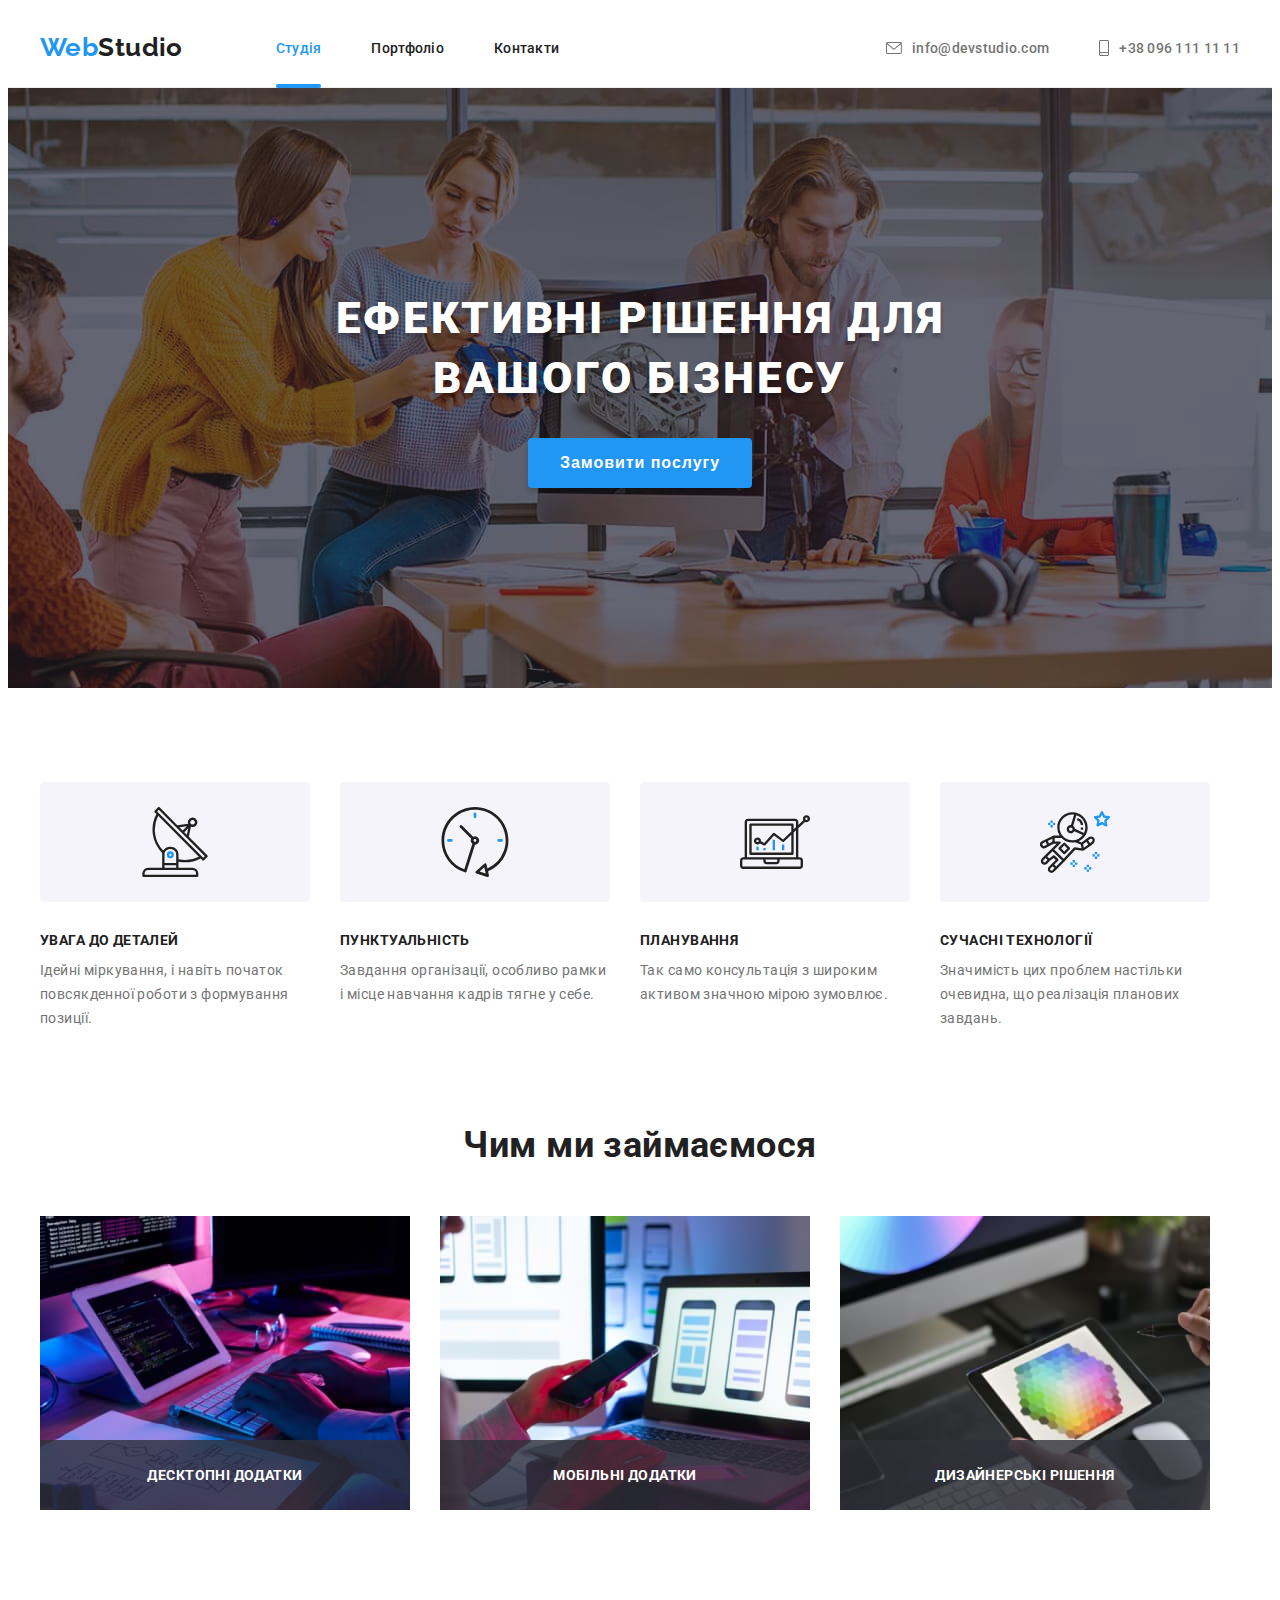
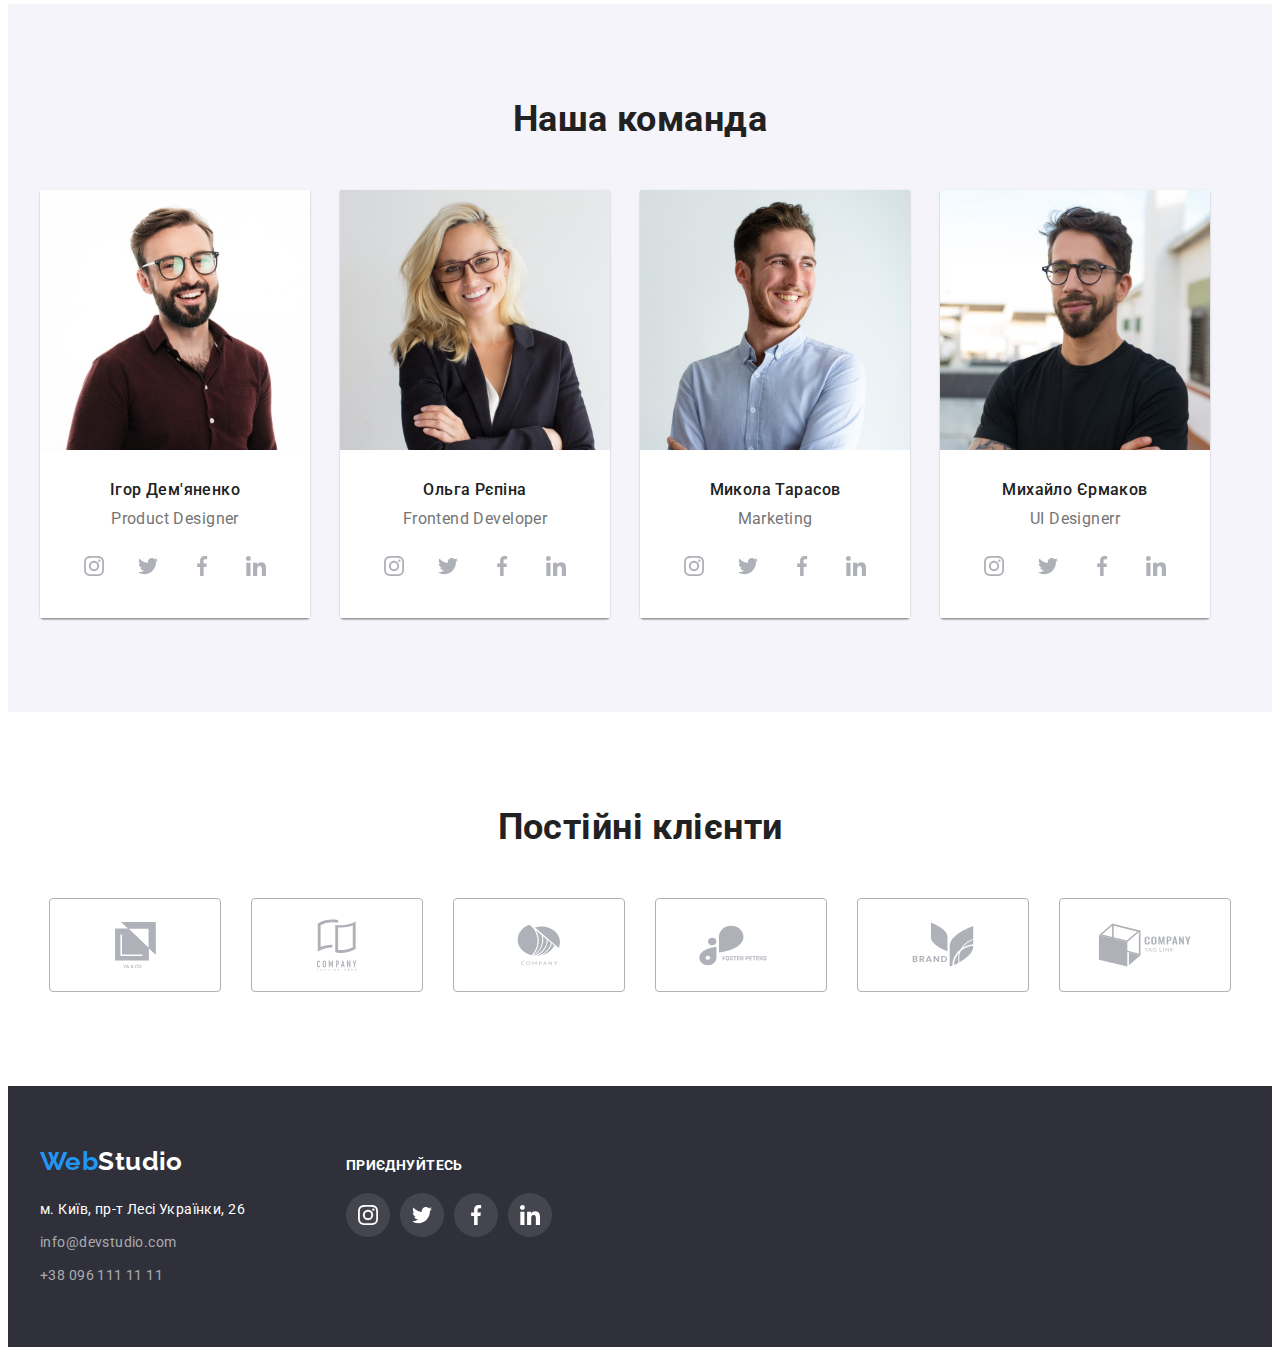
<file: index.html>
<!DOCTYPE html>
<html lang="uk">
  <head>
    <meta charset="UTF-8" />
    <meta http-equiv="X-UA-Compatible" content="IE=edge" />
    <meta name="viewport" content="width=device-width, initial-scale=1.0" />
    <title>Студія</title>
    <link
      href="https://fonts.googleapis.com/css2?family=Raleway:wght@700&family=Roboto:wght@400;500;700;900&display=swap"
      rel="stylesheet"
    />
    <link
      rel="stylesheet"
      href="https://cdnjs.cloudflare.com/ajax/libs/modern-normalize/1.1.0/modern-normalize.min.css"
      integrity="sha512-wpPYUAdjBVSE4KJnH1VR1HeZfpl1ub8YT/NKx4PuQ5NmX2tKuGu6U/JRp5y+Y8XG2tV+wKQpNHVUX03MfMFn9Q=="
      crossorigin="anonymous"
      referrerpolicy="no-referrer"
    />
    <link rel="stylesheet" href="css/style.css" />
  </head>
  <body>
    <header class="page-header">
      <div class="container">
        <div class="wrapper">
          <nav class="page-nav">
            <a href="#" class="logo"><span class="brand-color">Web</span>Studio</a>
            <ul class="site-nav">
              <li class="site-item"><a href="index.html" class="site-link active">Студія</a></li>
              <li class="site-item"><a href="portfolio.html" class="site-link">Портфоліо</a></li>
              <li class="site-item"><a href="#" class="site-link">Контакти</a></li>
            </ul>
          </nav>
          <ul class="contacts-nav">
            <li class="contacts-item">
              <a href="mailto:info@devstudio.com" class="contacts-link"
                ><svg class="header-link-icon" width="16" height="12">
                  <use href="./images/icons.svg#envelope"></use></svg
                >info@devstudio.com</a
              >
            </li>
            <li class="contacts-item">
              <a href="tel:+380961111111" class="contacts-link"
                ><svg class="header-link-icon" width="10" height="16">
                  <use href="images/icons.svg#smartphone"></use></svg
                >+38 096 111 11 11</a
              >
            </li>
          </ul>
        </div>
      </div>
    </header>
    <main>
      <section class="main">
        <div class="container">
          <h1 class="main-title">Ефективні рішення для вашого бізнесу</h1>
          <button type="button" class="main-btn" data-modal-open>Замовити послугу</button>
        </div>
      </section>
      <section class="section feature">
        <div class="container">
          <h2 class="visually-hidden">Наші сильні сторони</h2>
          <ul class="feature-list">
            <li class="feature-item">
              <div class="feature-wrapper">
                <svg class="link-icon" width="70" height="70">
                  <use href="images/icons.svg#antenna"></use>
                </svg>
              </div>
              <h3 class="feature-subtitle">УВАГА ДО ДЕТАЛЕЙ</h3>
              <p class="feature-descr">
                Ідейні міркування, і навіть початок повсякденної роботи з формування позиції.
              </p>
            </li>
            <li class="feature-item">
              <div class="feature-wrapper">
                <svg class="link-icon" width="70" height="70">
                  <use href="images/icons.svg#clock"></use>
                </svg>
              </div>
              <h3 class="feature-subtitle">ПУНКТУАЛЬНІСТЬ</h3>
              <p class="feature-descr">
                Завдання організації, особливо рамки і місце навчання кадрів тягне у себе.
              </p>
            </li>
            <li class="feature-item">
              <div class="feature-wrapper">
                <svg class="link-icon" width="70" height="70">
                  <use href="images/icons.svg#diagram"></use>
                </svg>
              </div>
              <h3 class="feature-subtitle">ПЛАНУВАННЯ</h3>
              <p class="feature-descr">
                Так само консультація з широким активом значною мірою зумовлює.
              </p>
            </li>
            <li class="feature-item">
              <div class="feature-wrapper">
                <svg class="link-icon" width="70" height="70">
                  <use href="images/icons.svg#astronaut"></use>
                </svg>
              </div>
              <h3 class="feature-subtitle">СУЧАСНІ ТЕХНОЛОГІЇ</h3>
              <p class="feature-descr">
                Значимість цих проблем настільки очевидна, що реалізація планових завдань.
              </p>
            </li>
          </ul>
        </div>
      </section>
      <section class="section working">
        <div class="container">
          <h2 class="title">Чим ми займаємося</h2>
          <ul class="working-list">
            <li class="working-item">
              <img src="images/programming.jpg" alt="programming" width="370" height="294" />
              <p class="working-descr">Десктопні додатки</p>
            </li>
            <li class="working-item">
              <img
                src="images/application_development.jpg"
                alt="application development"
                width="370"
                height="294"
              />
              <p class="working-descr">Мобільні додатки</p>
            </li>
            <li class="working-item">
              <img src="images/design.jpg" alt="design creation" width="370" height="294" />
              <p class="working-descr">Дизайнерські рішення</p>
            </li>
          </ul>
        </div>
      </section>
      <section class="section team">
        <div class="container">
          <h2 class="title">Наша команда</h2>
          <ul class="team-list">
            <li class="team-item">
              <img
                src="images/product_designer.jpg"
                alt="Product Designer"
                width="270"
                height="260"
              />
              <div class="team-wrapper">
                <h3 class="team-subtitle">Ігор Дем'яненко</h3>
                <p class="team-descr">Product Designer</p>
                <ul class="team-list-social">
                  <li class="social-item">
                    <a href="#" class="team-social-link"
                      ><svg class="link-icon" width="20" height="20">
                        <use href="images/icons.svg#instagram"></use></svg
                    ></a>
                  </li>
                  <li class="social-item">
                    <a href="#" class="team-social-link"
                      ><svg class="link-icon" width="20" height="20">
                        <use href="images/icons.svg#twitter"></use></svg
                    ></a>
                  </li>
                  <li class="social-item">
                    <a href="#" class="team-social-link"
                      ><svg class="link-icon" width="20" height="20">
                        <use href="images/icons.svg#facebook"></use></svg
                    ></a>
                  </li>
                  <li class="social-item">
                    <a href="#" class="team-social-link"
                      ><svg class="link-icon" width="20" height="20">
                        <use href="images/icons.svg#linkedin"></use></svg
                    ></a>
                  </li>
                </ul>
              </div>
            </li>
            <li class="team-item">
              <img
                src="images/frontend_developer.jpg"
                alt="Frontend Developer"
                width="270"
                height="260"
              />
              <div class="team-wrapper">
                <h3 class="team-subtitle">Ольга Рєпіна</h3>
                <p class="team-descr">Frontend Developer</p>
                <ul class="team-list-social">
                  <li class="social-item">
                    <a href="#" class="team-social-link"
                      ><svg class="link-icon" width="20" height="20">
                        <use href="images/icons.svg#instagram"></use></svg
                    ></a>
                  </li>
                  <li class="social-item">
                    <a href="#" class="team-social-link"
                      ><svg class="link-icon" width="20" height="20">
                        <use href="images/icons.svg#twitter"></use></svg
                    ></a>
                  </li>
                  <li class="social-item">
                    <a href="#" class="team-social-link"
                      ><svg class="link-icon" width="20" height="20">
                        <use href="images/icons.svg#facebook"></use></svg
                    ></a>
                  </li>
                  <li class="social-item">
                    <a href="#" class="team-social-link"
                      ><svg class="link-icon" width="20" height="20">
                        <use href="images/icons.svg#linkedin"></use></svg
                    ></a>
                  </li>
                </ul>
              </div>
            </li>
            <li class="team-item">
              <img src="images/marketing.jpg" alt="Marketing" width="270" height="260" />
              <div class="team-wrapper">
                <h3 class="team-subtitle">Микола Тарасов</h3>
                <p class="team-descr">Marketing</p>
                <ul class="team-list-social">
                  <li class="social-item">
                    <a href="#" class="team-social-link"
                      ><svg class="link-icon" width="20" height="20">
                        <use href="images/icons.svg#instagram"></use></svg
                    ></a>
                  </li>
                  <li class="social-item">
                    <a href="#" class="team-social-link"
                      ><svg class="link-icon" width="20" height="20">
                        <use href="images/icons.svg#twitter"></use></svg
                    ></a>
                  </li>
                  <li class="social-item">
                    <a href="#" class="team-social-link"
                      ><svg class="link-icon" width="20" height="20">
                        <use href="images/icons.svg#facebook"></use></svg
                    ></a>
                  </li>
                  <li class="social-item">
                    <a href="#" class="team-social-link"
                      ><svg class="link-icon" width="20" height="20">
                        <use href="images/icons.svg#linkedin"></use></svg
                    ></a>
                  </li>
                </ul>
              </div>
            </li>
            <li class="team-item">
              <img src="images/ui_designer.jpg" alt="UI Designerr" width="270" height="260" />
              <div class="team-wrapper">
                <h3 class="team-subtitle">Михайло Єрмаков</h3>
                <p class="team-descr">UI Designerr</p>
                <ul class="team-list-social">
                  <li class="social-item">
                    <a href="#" class="team-social-link"
                      ><svg class="link-icon" width="20" height="20">
                        <use href="images/icons.svg#instagram"></use></svg
                    ></a>
                  </li>
                  <li class="social-item">
                    <a href="#" class="team-social-link"
                      ><svg class="link-icon" width="20" height="20">
                        <use href="images/icons.svg#twitter"></use></svg
                    ></a>
                  </li>
                  <li class="social-item">
                    <a href="#" class="team-social-link"
                      ><svg class="link-icon" width="20" height="20">
                        <use href="images/icons.svg#facebook"></use></svg
                    ></a>
                  </li>
                  <li class="social-item">
                    <a href="#" class="team-social-link"
                      ><svg class="link-icon" width="20" height="20">
                        <use href="images/icons.svg#linkedin"></use></svg
                    ></a>
                  </li>
                </ul>
              </div>
            </li>
          </ul>
        </div>
      </section>
      <section class="section clients">
        <div class="container">
          <h2 class="title">Постійні клієнти</h2>
          <ul class="clients-list">
            <li class="clients-item">
              <a href="#" class="clients-link"
                ><svg class="link-icon" width="41" height="46.7">
                  <use href="images/icons.svg#group1"></use></svg
              ></a>
            </li>
            <li class="clients-item">
              <a href="#" class="clients-link"
                ><svg class="link-icon" width="40" height="52">
                  <use href="images/icons.svg#group2"></use></svg
              ></a>
            </li>
            <li class="clients-item">
              <a href="#" class="clients-link"
                ><svg class="link-icon" width="43.46" height="41.18">
                  <use href="images/icons.svg#group3"></use></svg
              ></a>
            </li>
            <li class="clients-item">
              <a href="#" class="clients-link"
                ><svg class="link-icon" width="84px" height="41px">
                  <use href="images/icons.svg#group4"></use></svg
              ></a>
            </li>
            <li class="clients-item">
              <a href="#" class="clients-link"
                ><svg class="link-icon" width="62.54" height="45.43">
                  <use href="images/icons.svg#group5"></use></svg
              ></a>
            </li>
            <li class="clients-item">
              <a href="#" class="clients-link"
                ><svg class="link-icon" width="93.79" height="43.93">
                  <use href="images/icons.svg#group6"></use></svg
              ></a>
            </li>
          </ul>
        </div>
      </section>
      <div class="backdrop is-hidden" data-modal>
        <div class="modal">
          <button type="button" class="modal-btn" data-modal-close>
            <svg class="link-icon" width="11" height="11">
              <use href="images/icons.svg#close"></use>
            </svg>
          </button>
        </div>
      </div>
    </main>
    <footer class="site-footer">
      <div class="container">
        <div class="site-footer-wrapper">
          <div>
            <a href="#" class="logo"><span class="brand-color">Web</span>Studio</a>
            <address class="adress-info">
              <ul class="contacts-footer-list">
                <li class="contacts-footer-item">
                  <a href="#" class="contacts-footer-link adress"
                    >м. Київ, пр-т Лесі Українки, 26</a
                  >
                </li>
                <li class="contacts-footer-item">
                  <a href="mailto:info@devstudio.com" class="contacts-footer-link"
                    >info@devstudio.com</a
                  >
                </li>
                <li class="contacts-footer-item">
                  <a href="tel:+380961111111" class="contacts-footer-link">+38 096 111 11 11</a>
                </li>
              </ul>
            </address>
          </div>
          <div class="social-footer">
            <p class="social-footer-descr">приєднуйтесь</p>
            <ul class="social-footer-list">
              <li class="social-footer-item">
                <a href="#" class="social-footer-link"
                  ><svg class="footer-link-icon" width="20" height="20">
                    <use href="images/icons.svg#instagram"></use></svg
                ></a>
              </li>
              <li class="social-footer-item">
                <a href="#" class="social-footer-link"
                  ><svg class="footer-link-icon" width="20" height="20">
                    <use href="images/icons.svg#twitter"></use></svg
                ></a>
              </li>
              <li class="social-footer-item">
                <a href="#" class="social-footer-link"
                  ><svg class="footer-link-icon" width="20" height="20">
                    <use href="images/icons.svg#facebook"></use></svg
                ></a>
              </li>
              <li class="social-footer-item">
                <a href="#" class="social-footer-link"
                  ><svg class="footer-link-icon" width="20" height="20">
                    <use href="images/icons.svg#linkedin"></use></svg
                ></a>
              </li>
            </ul>
          </div>
        </div>
      </div>
    </footer>
    <script src="./js/modal.js"></script>
  </body>
</html>
</file>
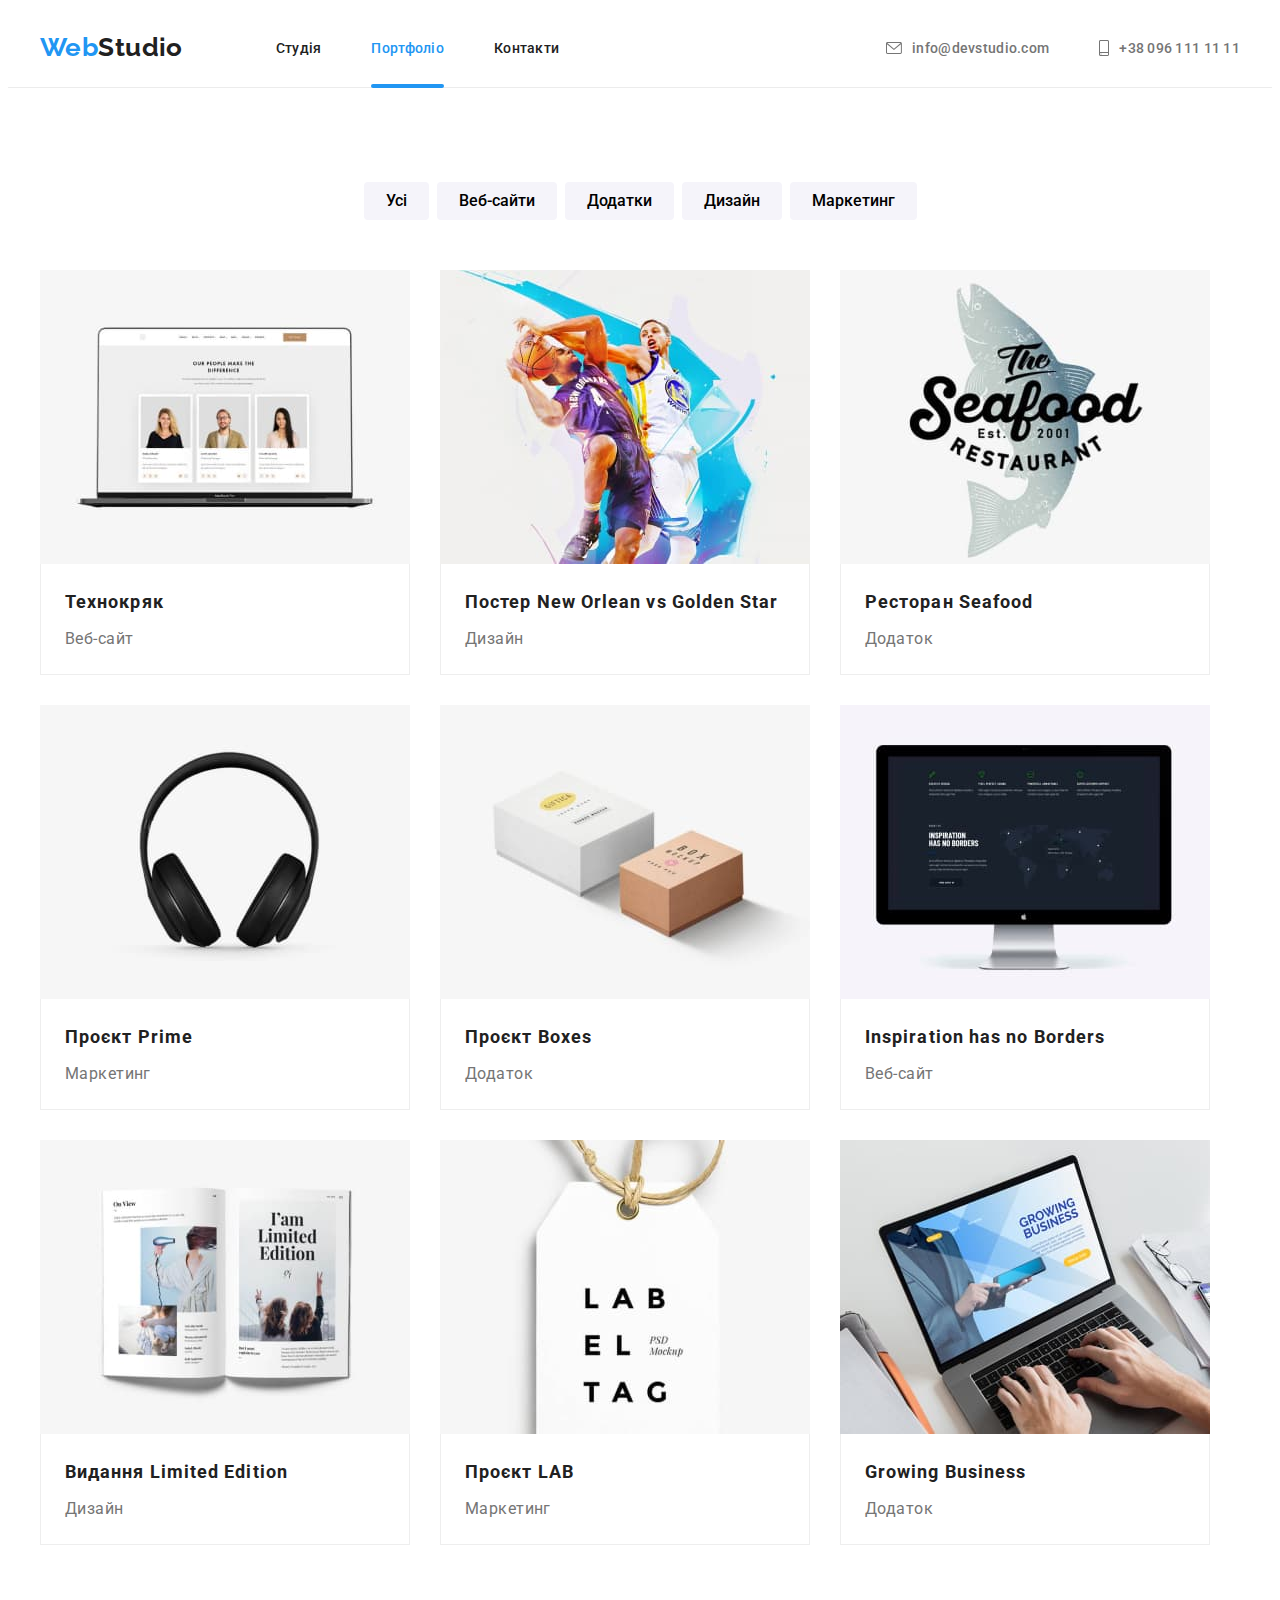
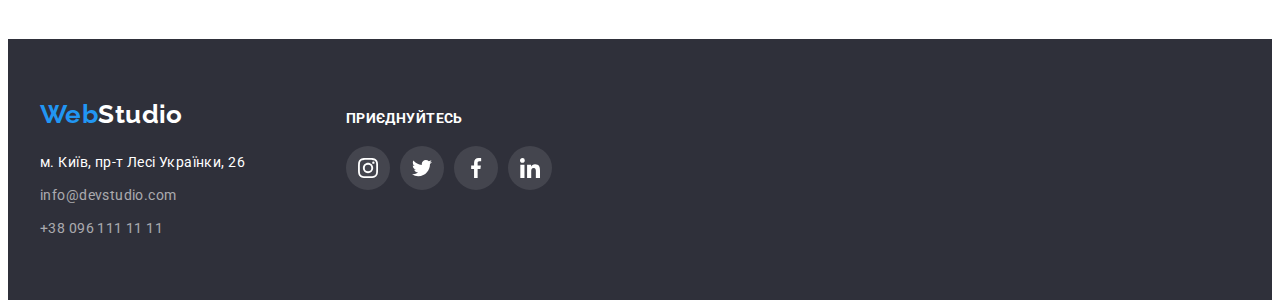
<file: portfolio.html>
<!DOCTYPE html>
<html lang="uk">
  <head>
    <meta charset="UTF-8" />
    <meta http-equiv="X-UA-Compatible" content="IE=edge" />
    <meta name="viewport" content="width=device-width, initial-scale=1.0" />
    <title>Портфоліо</title>
    <link
      href="https://fonts.googleapis.com/css2?family=Raleway:wght@700&family=Roboto:wght@400;500;700;900&display=swap"
      rel="stylesheet"
    />
    <link
      rel="stylesheet"
      href="https://cdnjs.cloudflare.com/ajax/libs/modern-normalize/1.1.0/modern-normalize.min.css"
      integrity="sha512-wpPYUAdjBVSE4KJnH1VR1HeZfpl1ub8YT/NKx4PuQ5NmX2tKuGu6U/JRp5y+Y8XG2tV+wKQpNHVUX03MfMFn9Q=="
      crossorigin="anonymous"
      referrerpolicy="no-referrer"
    />
    <link rel="stylesheet" href="css/style.css" />
  </head>
  <body>
    <header class="page-header">
      <div class="container">
        <div class="wrapper">
          <nav class="page-nav">
            <a href="#" class="logo"><span class="brand-color">Web</span>Studio</a>
            <ul class="site-nav">
              <li class="site-item"><a href="index.html" class="site-link">Студія</a></li>
              <li class="site-item">
                <a href="portfolio.html" class="site-link active">Портфоліо</a>
              </li>
              <li class="site-item"><a href="#" class="site-link">Контакти</a></li>
            </ul>
          </nav>
          <ul class="contacts-nav">
            <li class="contacts-item">
              <a href="mailto:info@devstudio.com" class="contacts-link"
                ><svg class="header-link-icon" width="16" height="12">
                  <use href="./images/icons.svg#envelope"></use></svg
                >info@devstudio.com</a
              >
            </li>
            <li class="contacts-item">
              <a href="tel:+380961111111" class="contacts-link"
                ><svg class="header-link-icon" width="10" height="16">
                  <use href="images/icons.svg#smartphone"></use></svg
                >+38 096 111 11 11</a
              >
            </li>
          </ul>
        </div>
      </div>
    </header>
    <main>
      <section class="section portfolio">
        <div class="container">
          <h1 class="visually-hidden">Портфоліо</h1>
          <ul class="portfolio-buttons">
            <li><button type="button" class="portfolio-btn">Усі</button></li>
            <li><button type="button" class="portfolio-btn">Веб-сайти</button></li>
            <li><button type="button" class="portfolio-btn">Додатки</button></li>
            <li><button type="button" class="portfolio-btn">Дизайн</button></li>
            <li><button type="button" class="portfolio-btn">Маркетинг</button></li>
          </ul>
          <ul class="portfolio-list">
            <li class="portfolio-item">
              <a href="#" class="portfolio-link">
                <div class="portfolio-descr">
                  <img
                    src="images/website.jpg"
                    alt="laptop with website"
                    width="370"
                    height="294"
                  />
                  <p class="portfolio-text overlay">
                    Ресурс пропонує комплексні пропозиції з різним рівнем функціоналу та сервісів.
                    Все це дозволить відвідувачу отримати вичерпні відомості про компанію чи
                    приватну особу.
                  </p>
                </div>
                <div class="portfolio-wrapper">
                  <h2 class="portfolio-title">Технокряк</h2>
                  <p class="portfolio-subtitle">Веб-сайт</p>
                </div>
              </a>
            </li>
            <li class="portfolio-item">
              <a href="#" class="portfolio-link">
                <div class="portfolio-descr">
                  <img
                    src="images/poster.jpg"
                    alt="poster New Orlean vs Golden Star"
                    width="370"
                    height="294"
                  />
                  <p class="portfolio-text overlay">
                    Ресурс пропонує комплексні пропозиції з різним рівнем функціоналу та сервісів.
                    Все це дозволить відвідувачу отримати вичерпні відомості про компанію чи
                    приватну особу.
                  </p>
                </div>
                <div class="portfolio-wrapper">
                  <h2 class="portfolio-title">Постер New Orlean vs Golden Star</h2>
                  <p class="portfolio-subtitle">Дизайн</p>
                </div>
              </a>
            </li>
            <li class="portfolio-item">
              <a href="#" class="portfolio-link">
                <div class="portfolio-descr">
                  <img
                    src="images/restaurant_seafood.jpg"
                    alt="restaurant Seafood"
                    width="370"
                    height="294"
                  />
                  <p class="portfolio-text overlay">
                    Ресурс пропонує комплексні пропозиції з різним рівнем функціоналу та сервісів.
                    Все це дозволить відвідувачу отримати вичерпні відомості про компанію чи
                    приватну особу.
                  </p>
                </div>
                <div class="portfolio-wrapper">
                  <h2 class="portfolio-title">Ресторан Seafood</h2>
                  <p class="portfolio-subtitle">Додаток</p>
                </div>
              </a>
            </li>
            <li class="portfolio-item">
              <a href="#" class="portfolio-link">
                <div class="portfolio-descr">
                  <img
                    src="images/project_prime.jpg"
                    alt="project Prime"
                    width="370"
                    height="294"
                  />
                  <p class="portfolio-text overlay">
                    Ресурс пропонує комплексні пропозиції з різним рівнем функціоналу та сервісів.
                    Все це дозволить відвідувачу отримати вичерпні відомості про компанію чи
                    приватну особу.
                  </p>
                </div>
                <div class="portfolio-wrapper">
                  <h2 class="portfolio-title">Проєкт Prime</h2>
                  <p class="portfolio-subtitle">Маркетинг</p>
                </div>
              </a>
            </li>
            <li class="portfolio-item">
              <a href="#" class="portfolio-link">
                <div class="portfolio-descr">
                  <img
                    src="images/project_boxes.jpg"
                    alt="project Boxes"
                    width="370"
                    height="294"
                  />
                  <p class="portfolio-text overlay">
                    Ресурс пропонує комплексні пропозиції з різним рівнем функціоналу та сервісів.
                    Все це дозволить відвідувачу отримати вичерпні відомості про компанію чи
                    приватну особу.
                  </p>
                </div>
                <div class="portfolio-wrapper">
                  <h2 class="portfolio-title">Проєкт Boxes</h2>
                  <p class="portfolio-subtitle">Додаток</p>
                </div>
              </a>
            </li>
            <li class="portfolio-item">
              <a href="#" class="portfolio-link">
                <div class="portfolio-descr">
                  <img
                    src="images/website_inspiration.jpg"
                    alt="website Inspiration has no Borders"
                    width="370"
                    height="294"
                  />
                  <p class="portfolio-text overlay">
                    Ресурс пропонує комплексні пропозиції з різним рівнем функціоналу та сервісів.
                    Все це дозволить відвідувачу отримати вичерпні відомості про компанію чи
                    приватну особу.
                  </p>
                </div>
                <div class="portfolio-wrapper">
                  <h2 class="portfolio-title">Inspiration has no Borders</h2>
                  <p class="portfolio-subtitle">Веб-сайт</p>
                </div></a
              >
            </li>
            <li class="portfolio-item">
              <a href="#" class="portfolio-link">
                <div class="portfolio-descr">
                  <img
                    src="images/edition.jpg"
                    alt="edition Limited Edition"
                    width="370"
                    height="294"
                  />
                  <p class="portfolio-text overlay">
                    Ресурс пропонує комплексні пропозиції з різним рівнем функціоналу та сервісів.
                    Все це дозволить відвідувачу отримати вичерпні відомості про компанію чи
                    приватну особу.
                  </p>
                </div>
                <div class="portfolio-wrapper">
                  <h2 class="portfolio-title">Видання Limited Edition</h2>
                  <p class="portfolio-subtitle">Дизайн</p>
                </div>
              </a>
            </li>
            <li class="portfolio-item">
              <a href="#" class="portfolio-link">
                <div class="portfolio-descr">
                  <img src="images/project_lab.jpg" alt="project LAB" width="370" height="294" />
                  <p class="portfolio-text overlay">
                    Ресурс пропонує комплексні пропозиції з різним рівнем функціоналу та сервісів.
                    Все це дозволить відвідувачу отримати вичерпні відомості про компанію чи
                    приватну особу.
                  </p>
                </div>
                <div class="portfolio-wrapper">
                  <h2 class="portfolio-title">Проєкт LAB</h2>
                  <p class="portfolio-subtitle">Маркетинг</p>
                </div>
              </a>
            </li>
            <li class="portfolio-item">
              <a href="#" class="portfolio-link">
                <div class="portfolio-descr">
                  <img
                    src="images/growing_business.jpg"
                    alt="application Growing Business"
                    width="370"
                    height="294"
                  />
                  <p class="portfolio-text overlay">
                    Ресурс пропонує комплексні пропозиції з різним рівнем функціоналу та сервісів.
                    Все це дозволить відвідувачу отримати вичерпні відомості про компанію чи
                    приватну особу.
                  </p>
                </div>
                <div class="portfolio-wrapper">
                  <h2 class="portfolio-title">Growing Business</h2>
                  <p class="portfolio-subtitle">Додаток</p>
                </div>
              </a>
            </li>
          </ul>
        </div>
      </section>
    </main>
    <footer class="site-footer">
      <div class="container">
        <div class="site-footer-wrapper">
          <div>
            <a href="#" class="logo"><span class="brand-color">Web</span>Studio</a>
            <address class="adress-info">
              <ul class="contacts-footer-list">
                <li class="contacts-footer-item">
                  <a href="#" class="contacts-footer-link adress"
                    >м. Київ, пр-т Лесі Українки, 26</a
                  >
                </li>
                <li class="contacts-footer-item">
                  <a href="mailto:info@devstudio.com" class="contacts-footer-link"
                    >info@devstudio.com</a
                  >
                </li>
                <li class="contacts-footer-item">
                  <a href="tel:+380961111111" class="contacts-footer-link">+38 096 111 11 11</a>
                </li>
              </ul>
            </address>
          </div>
          <div class="social-footer">
            <p class="social-footer-descr">приєднуйтесь</p>
            <ul class="social-footer-list">
              <li class="social-footer-item">
                <a href="#" class="social-footer-link"
                  ><svg class="footer-link-icon" width="20" height="20">
                    <use href="images/icons.svg#instagram"></use></svg
                ></a>
              </li>
              <li class="social-footer-item">
                <a href="#" class="social-footer-link"
                  ><svg class="footer-link-icon" width="20" height="20">
                    <use href="images/icons.svg#twitter"></use></svg
                ></a>
              </li>
              <li class="social-footer-item">
                <a href="#" class="social-footer-link"
                  ><svg class="footer-link-icon" width="20" height="20">
                    <use href="images/icons.svg#facebook"></use></svg
                ></a>
              </li>
              <li class="social-footer-item">
                <a href="#" class="social-footer-link"
                  ><svg class="footer-link-icon" width="20" height="20">
                    <use href="images/icons.svg#linkedin"></use></svg
                ></a>
              </li>
            </ul>
          </div>
        </div>
      </div>
    </footer>
  </body>
</html>
</file>
<file: css/style.css>
:root {
  --brand-color: #2196F3;
  --main-color: #212121;
  --light-main-color: #757575;
  --white-color: #FFFFFF;
  --dark-bg-color: #2F303A;
  --light-bg-color: #F5F4FA;
  --icons-color: #AFB1B8
}
body {
  font-family: 'Roboto', 'Verdana', sans-serif;
  color: var(--main-color);
  font-size: 14px;
  letter-spacing: 0.03em;
}
h1, h2, h3, p {
  margin: 0;
}

img {
  display: block;
  max-width: 100%;
  height: auto
}

ul {
  list-style: none;
  padding: 0;
  margin: 0;
}

a {
  text-decoration: none;
}

.visually-hidden {
  position: absolute;
  width: 1px;
  height: 1px;
  margin: -1px;
  border: 0;
  padding: 0;

  white-space: nowrap;
  clip-path: inset(100%);
  clip: rect(0 0 0 0);
  overflow: hidden;
}

.container {
  margin-left: auto;
  margin-right: auto;
  width: 1200px;
  padding-left: 15px;
  padding-right: 15px;
}

.section {
  padding-top: 94px;
  padding-bottom: 94px;
}

.title {
  margin-bottom: 50px;
  font-weight: 700;
  font-size: 36px;
  line-height: calc(42 / 36);
  text-align: center;
}

.page-header{
  border-bottom: 1px solid #ECECEC;
}

.page-header .wrapper{
  display: flex;
  align-items: center;
}

.page-nav {
  display: flex;
  align-items: center;
}

.logo {
  margin-right: 93px;
  font-family: 'Raleway', sans-serif;
  font-weight: 700;
  font-size: 26px;
  line-height: calc(31 / 26);
  text-decoration: none;
  color: var(--main-color);   
}
.logo .brand-color {
  color: var(--brand-color);
}

.site-nav, .contacts-nav {
  display: flex;
}

.site-item {
  position: relative;;
}

.site-nav .active::after {
  content: '';
  position: absolute;
  display: block;
  width: 100%;
  height: 4px;
  background-color: var(--brand-color);
  border-radius: 2px;
  bottom: -1px;
}

.site-item:not(:last-child) {
  margin-right: 50px;
}

.contacts-item:not(:last-child) {
  margin-right: 50px;
}

.site-link {
  display: block;
  padding-top: 32px;
  padding-bottom: 31px;
  font-weight: 500;
  line-height: calc(16 / 14);
  letter-spacing: 0.02em;
  color: var(--main-color);
  transition-property: color;
  transition-duration: 250ms;
  transition-timing-function: cubic-bezier(0.4, 0, 0.2, 1);
}

.contacts-nav {
  margin-left: auto;
}

.header-link-icon {
  margin-right: 10px;
}

.contacts-link {
  display: flex;
  align-items: center;
  font-weight: 500;
  line-height: calc(16 / 14);
  letter-spacing: 0.02em;
  color: var(--light-main-color);
  fill: var(--light-main-color);
  transition-property: color, fill;
  transition-duration: 250ms;
  transition-timing-function: cubic-bezier(0.4, 0, 0.2, 1);
}

.site-nav .active {
  color: var(--brand-color);
}

.site-link:hover,
.site-link:focus {
  color: var(--brand-color);
}

.contacts-link:hover,
.contacts-link:focus {
  color: var(--brand-color);
  fill: var(--brand-color);
}


.main {
  max-width: 1600px;
  max-height: 600px;
  margin-left: auto;
  margin-right: auto;
  padding-top: 200px;
  padding-bottom: 200px;

  background: var(--dark-bg-color);
  background-image: linear-gradient(to top, rgba(47, 48, 58, 0.4), rgba(47, 48, 58, 0.4)), url(../images/main_bg.jpg);
  background-repeat: no-repeat;
  background-position: center;
  background-size: cover;
}
.main-title {
  width: 696px;
  margin: 0 auto;
  margin-bottom: 30px;
  
  text-shadow: 0px 4px 4px rgba(0, 0, 0, 0.25);
  font-weight: 900;
  font-size: 44px;
  line-height: calc(60 / 44);
  text-align: center;
  letter-spacing: 0.06em;
  text-transform: uppercase;
  color: var(--white-color);
}
.main-btn {
  display: block;
  margin-left: auto;
  margin-right: auto;
  padding: 10px 32px;

  cursor: pointer;
  background-color: var(--brand-color);
  box-shadow: 0px 4px 4px rgba(0, 0, 0, 0.15);
  border-radius: 4px;
  border: none;
  text-align: center;
  font-weight: 700;
  font-size: 16px;
  line-height: calc(30 / 16);
  letter-spacing: 0.06em;
  color: var(--white-color);
}

.feature-list {
  display: flex;
  gap: 30px;
}

.feature-item {
  width: 270px;
}

.feature-wrapper {
  width: 270px;
  height: 120px;
  display: flex;
  justify-content: center;
  align-items: center;
  background-color: var(--light-bg-color);
  border-radius: 4px;
  margin-bottom: 30px;
}

.feature-subtitle {
  font-size: 14px;
  margin-bottom: 10px;
  font-weight: 700;
  line-height: calc(16 / 14);
}

.feature-descr {
  line-height: calc(24 / 14);
  color: var(--light-main-color);
}

.working {
  padding-top: 0;
}

.working-list {
  display: flex;
  gap: 30px;
}

.working-item {
  position: relative;
}

.working-descr {
  position: absolute;
  width: 100%;
  padding-top: 27px;
  padding-bottom: 27px;
  background-color: rgba(47, 48, 58, 0.8);
  font-weight: 700;
  line-height: calc(16 / 14);
  text-align: center;
  text-transform: uppercase;
  color: var(--white-color);
  bottom: 0;
}

.team {
  background-color: var(--light-bg-color)
}

.team-list {
  display: flex;
  gap: 30px;
}

.team-item {
  width: 270px;
  box-shadow: 0px 1px 3px rgba(0, 0, 0, 0.12), 0px 1px 1px rgba(0, 0, 0, 0.14), 0px 2px 1px rgba(0, 0, 0, 0.2);
  border-radius: 0px 0px 4px 4px;
}

.team-wrapper {
  padding-top: 30px;
  padding-bottom: 30px;
  background-color: var(--white-color);
}

.team-subtitle {
  margin-bottom: 10px;

  font-weight: 500;
  font-size: 16px;
  line-height: calc(19 / 16);
  text-align: center;
}

.team-descr {
  font-size: 16px;
  line-height: calc(19 / 16);
  text-align: center;
  color: var(--light-main-color);
  margin-bottom: 16px;
}

.team-list-social {
  display: flex;
  justify-content: center;
  align-items: center;
  gap: 10px;
}

.team-list-social .social-item {
  display: flex;
  justify-content: center;
  align-items: center;
  width: 44px;
  height: 44px;
}

.team-social-link {
  display: flex;
  justify-content: center;
  align-items: center;
  width: 100%;
  height: 100%;
  fill: var(--icons-color);
  border-radius: 50%;
  background-color: var(--white-color);
  transition-property: fill, background-color;
  transition-duration: 250ms;
  transition-timing-function: cubic-bezier(0.4, 0, 0.2, 1);
}

.team-social-link:hover,
.team-social-link:focus {
  fill: var(--white-color);
  background-color: var(--brand-color);
}

.clients-list {
  display: flex;
  gap: 30px;
  justify-content: center;
}

.clients-item {
  display: flex;
  justify-content: center;
  align-items: center;
  width: 170px;
  height: 92px;
  border: 1px solid #AFB1B8;
  border-radius: 4px;
  transition-property: border;
  transition-duration: 250ms;
  transition-timing-function: cubic-bezier(0.4, 0, 0.2, 1);
}

.clients-link {
  display: flex;
  justify-content: center;
  align-items: center;
  width: 100%;
  height: 100%;
  fill: #AFB1B8;
  transition-property: fill;
  transition-duration: 250ms;
  transition-timing-function: cubic-bezier(0.4, 0, 0.2, 1);
}

.clients-link:hover, .clients-link:focus {
  fill: var(--brand-color);
}

.clients-item:hover, .clients-item:focus {
  border: 1px solid var(--brand-color);
}

.site-footer {
  padding-bottom: 60px;
  padding-top: 60px;
  background-color: var(--dark-bg-color);
}

.site-footer-wrapper {
  display: flex;
  gap: 70px;
  align-items: baseline;
}

.site-footer .logo {
  display: block;
  margin-bottom: 20px;

  color: var(--white-color);
}

.adress-info {
  font-style: normal;
}

.contacts-footer-item:not(:last-child) {
    margin-bottom: 9px;
}

.contacts-footer-link {
  font-weight: 400;
  line-height: calc(24 / 14);
  color: rgba(255, 255, 255, 0.6);
  transition-property: color;
  transition-duration: 250ms;
  transition-timing-function: cubic-bezier(0.4, 0, 0.2, 1);
}

.contacts-footer-list .adress {
  color: var(--white-color);
}

.contacts-footer-link:hover,
.contacts-footer-link:focus {
  color: var(--brand-color);
}

.social-footer-list {
  display: flex;
  gap: 10px;
}

.social-footer-item {
  display: flex;
  justify-content: center;
  align-items: center;
  width: 44px;
  height: 44px;
  background-color:rgba(255, 255, 255, 0.1);
  border-radius: 50%;
  transition-property: background-color;
  transition-duration: 250ms;
  transition-timing-function: cubic-bezier(0.4, 0, 0.2, 1);
}

.social-footer-link {
  display: flex;
  justify-content: center;
  align-items: center;
  width: 100%;
  height: 100%;
  fill: var(--white-color)

}

.social-footer-descr {
  font-weight: 700;
  line-height: calc(16 / 14);
  color: var(--white-color);
  text-transform: uppercase;
  margin-bottom: 20px;
}

.social-footer-item:hover, .social-footer-item:focus {
  background-color:var(--brand-color);
}


.portfolio-buttons {
  display: flex;
  gap: 8px;
  justify-content: center;
  margin-bottom: 50px;
}

.portfolio-list {
  display: flex;
  flex-wrap: wrap;
  gap: 30px;
}

.portfolio-descr {
  position: relative;
  overflow: hidden;
}

.portfolio-text {
  padding: 63px 24px;
  font-size: 18px;
  line-height: calc(28 / 18); 
  background-color: rgba(33, 150, 243, 0.9);
  color: var(--white-color);
}

.overlay {
  position: absolute;
  bottom: 0;
  left: 0;
  width: 100%;
  height: 100%;
  transform: translateY(100%);
  transition-property: transform;
  transition-duration: 250ms;
  transition-timing-function: cubic-bezier(0.4, 0, 0.2, 1);
}

.portfolio-link:hover .overlay {
  transform: translateY(0);
}

.portfolio-btn {
  padding: 6px 22px;
  cursor: pointer;
  font-family: 'Roboto', sans-serif;
  background-color: var(--light-bg-color);
  border-radius: 4px;
  border: none;
  font-weight: 500;
  font-size: 16px;
  line-height: calc(26 / 16);
  text-align: center;
  transition-property: background-color, color, box-shadow, border-radius;
  transition-duration: 250ms;
  transition-timing-function: cubic-bezier(0.4, 0, 0.2, 1);
}

.portfolio-btn:hover,
.portfolio-btn:focus {
  background-color: var(--brand-color);
  color: var(--white-color);
  box-shadow: 0px 3px 1px rgba(0, 0, 0, 0.1), 0px 1px 2px rgba(0, 0, 0, 0.08), 0px 2px 2px rgba(0, 0, 0, 0.12);
  border-radius: 4px;  
}

.portfolio-wrapper {
  padding: 20px 24px;
  border: 1px solid #EEEEEE;
  border-top: none;
}

.portfolio-title {
  color: var(--main-color);
  margin-bottom: 4px;
  font-weight: 700;
  font-size: 18px;
  line-height: calc(36 / 18);
  letter-spacing: 0.06em;
}

.portfolio-subtitle {
  font-size: 16px;
  line-height: calc(30 / 16);
  color: var(--light-main-color);
}

.portfolio-item {
  transition-property: box-shadow;
  transition-duration: 250ms;
  transition-timing-function: cubic-bezier(0.4, 0, 0.2, 1);
}

.portfolio-item:hover, .portfolio-item:focus {
  box-shadow: 0px 1px 1px rgba(0, 0, 0, 0.12), 0px 4px 4px rgba(0, 0, 0, 0.06), 1px 4px 6px rgba(0, 0, 0, 0.16);
}

.backdrop {
  position: fixed;
  top: 0;
  left: 0;
  width: 100%;
  height: 100%;
  background-color: rgba(0, 0, 0, 0.2);
  transition-property: opacity;
  transition-duration: 250ms;
  transition-timing-function: cubic-bezier(0.4, 0, 0.2, 1);
}

.backdrop.is-hidden {
  opacity: 0;
  pointer-events: none;
  transition-property: opacity;
  transition-duration: 250ms;
  transition-timing-function: cubic-bezier(0.4, 0, 0.2, 1);
}

.modal {
  position: absolute;
  top: 50%;
  left: 50%;
  transform: translate(-50%, -50%);
  width: 528px;
  height: 581px;
  background-color: var(--white-color);
  box-shadow: 0px 1px 3px rgba(0, 0, 0, 0.12), 0px 1px 1px rgba(0, 0, 0, 0.14), 0px 2px 1px rgba(0, 0, 0, 0.2);
  border-radius: 4px;
}

.modal-btn {
  position: absolute;
  top: 8px;
  right: 8px;
  cursor: pointer;
  width: 30px;
  height: 30px;
  background-color: var(--white-color);
  border: 1px solid rgba(0, 0, 0, 0.1);
  border-radius: 50%;
}
</file>
